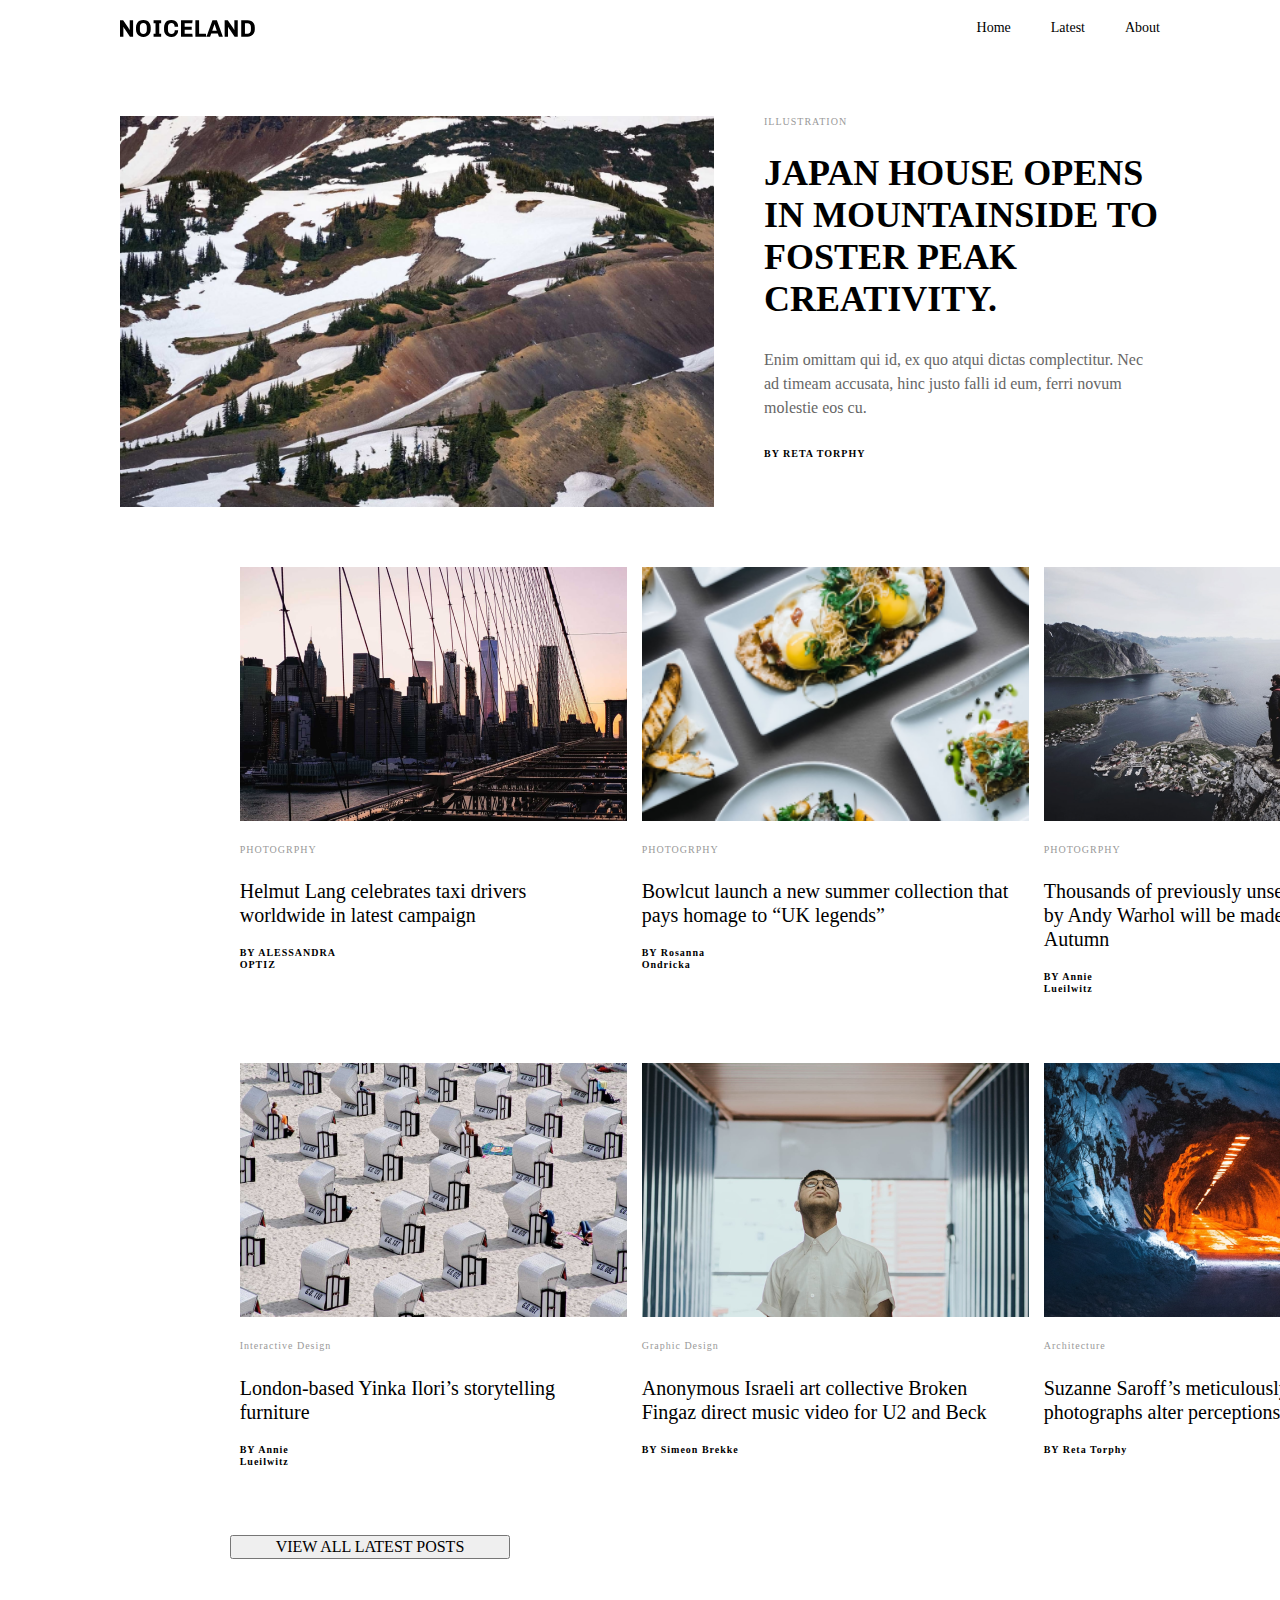
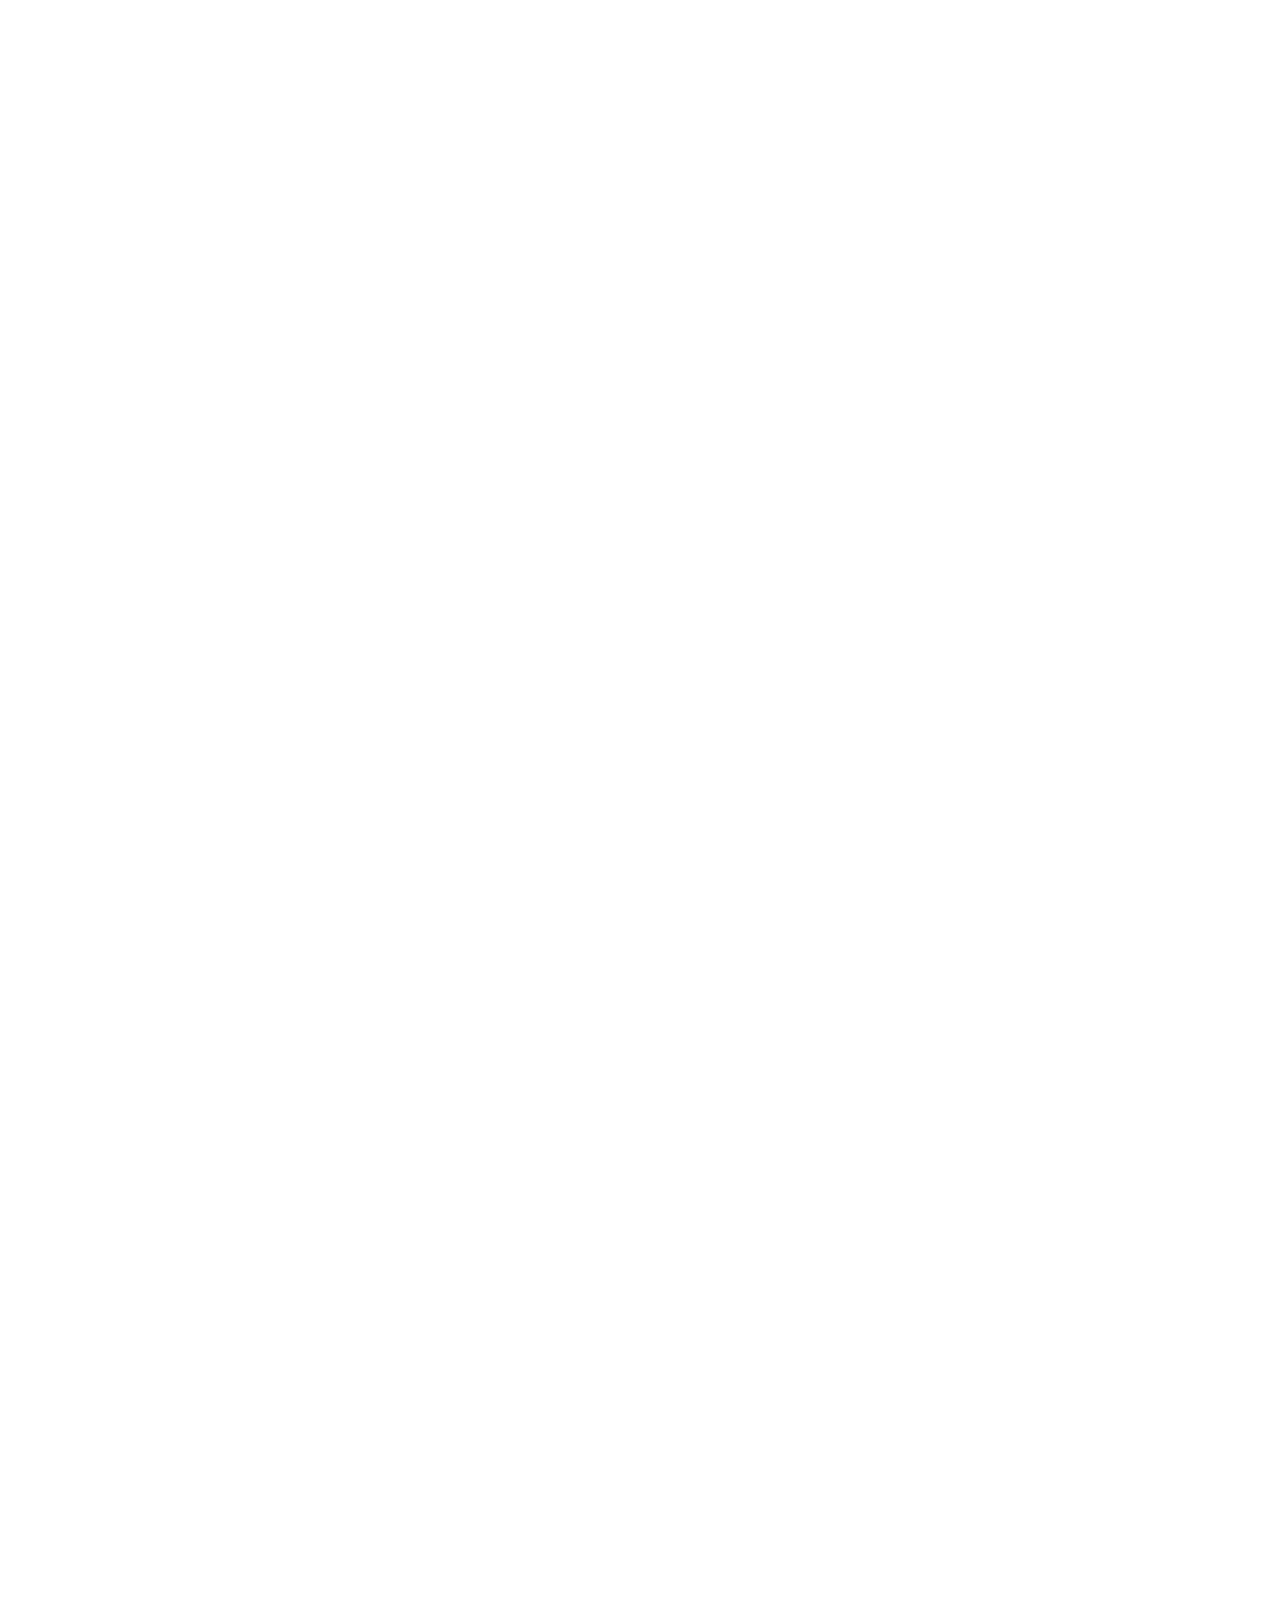
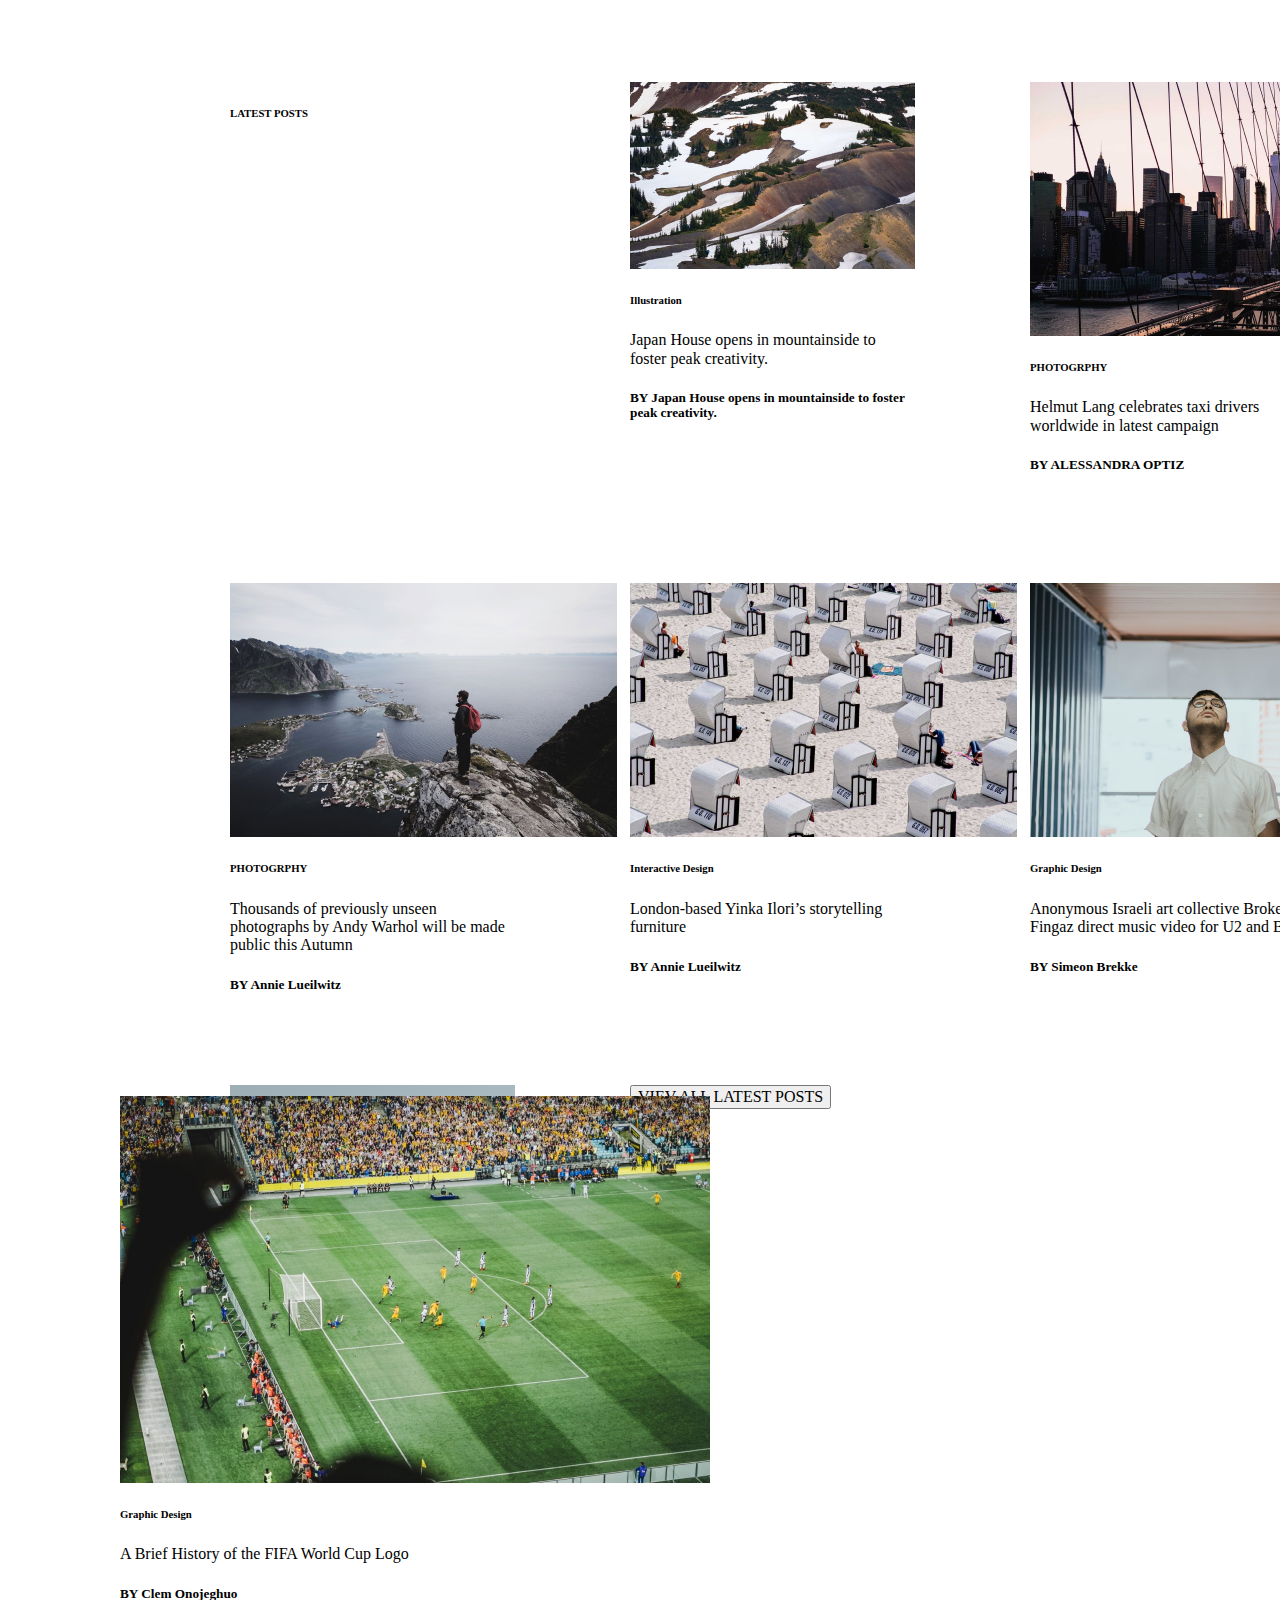
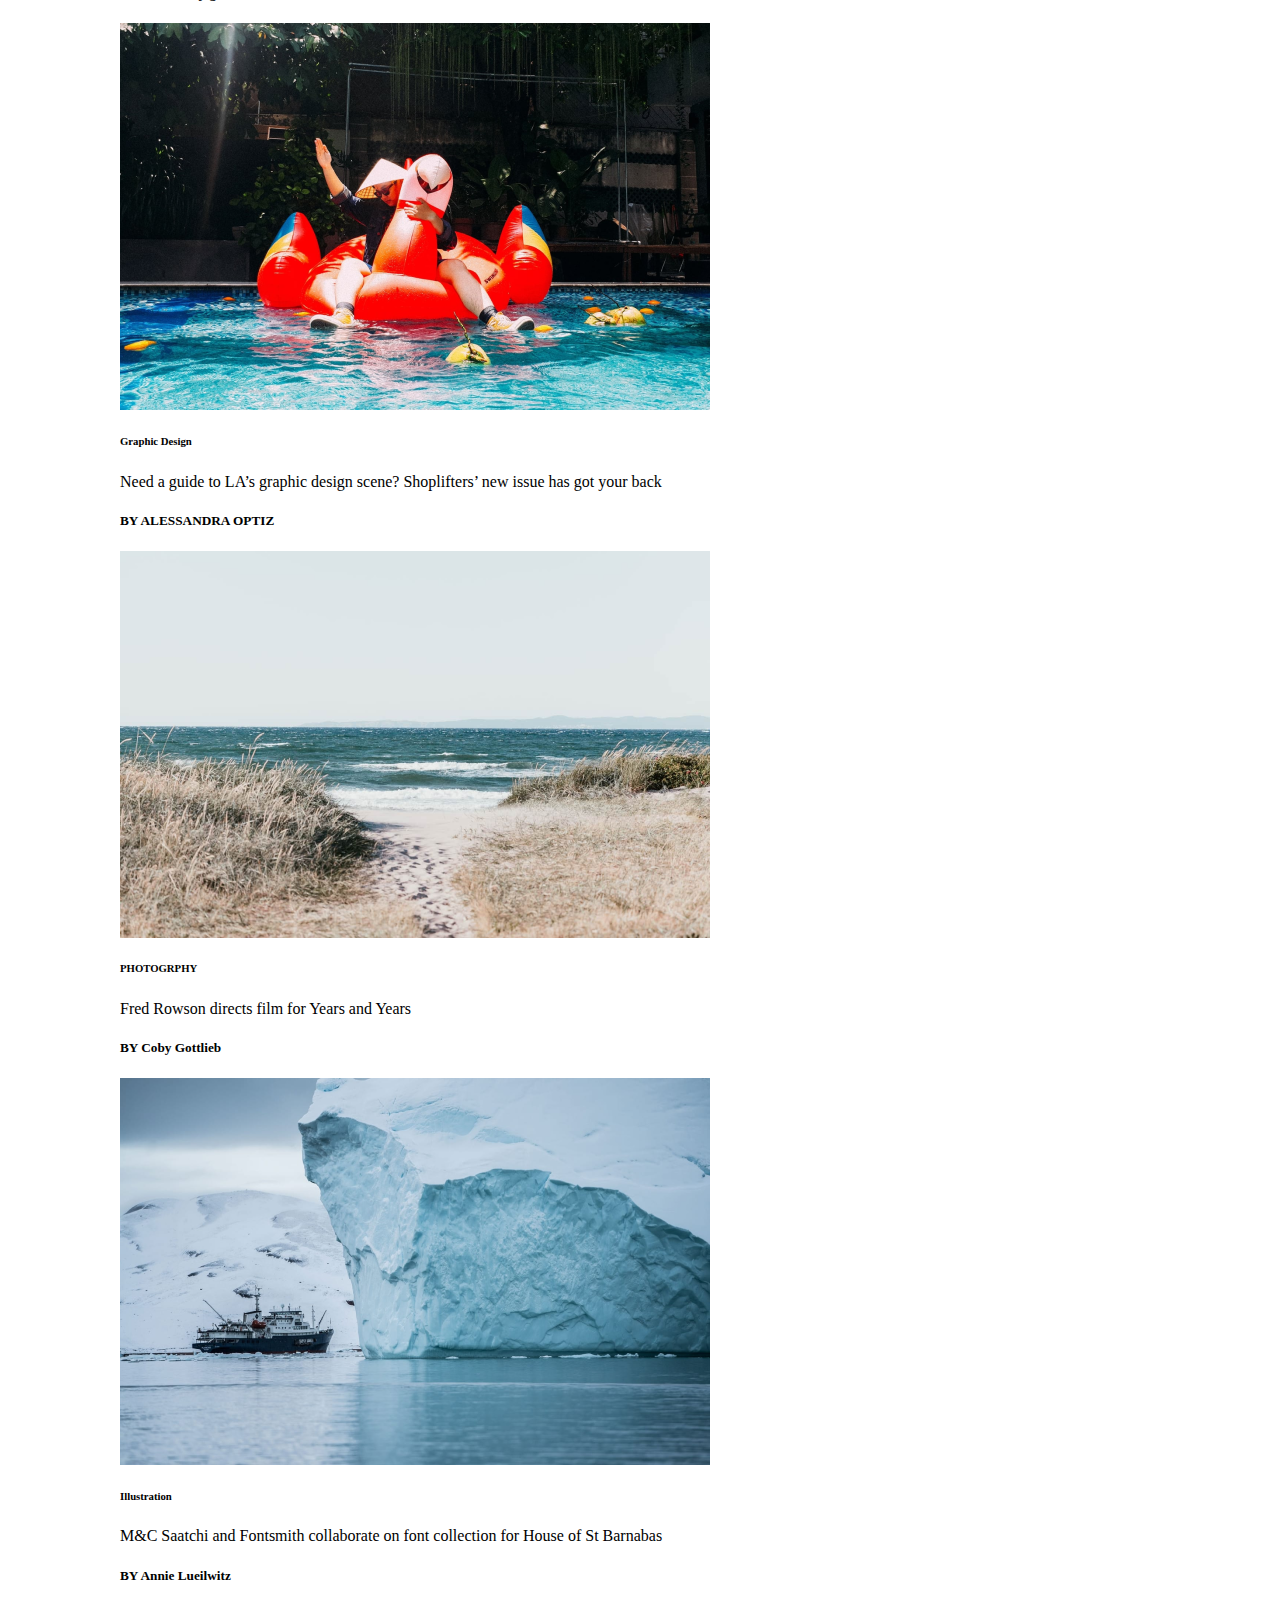
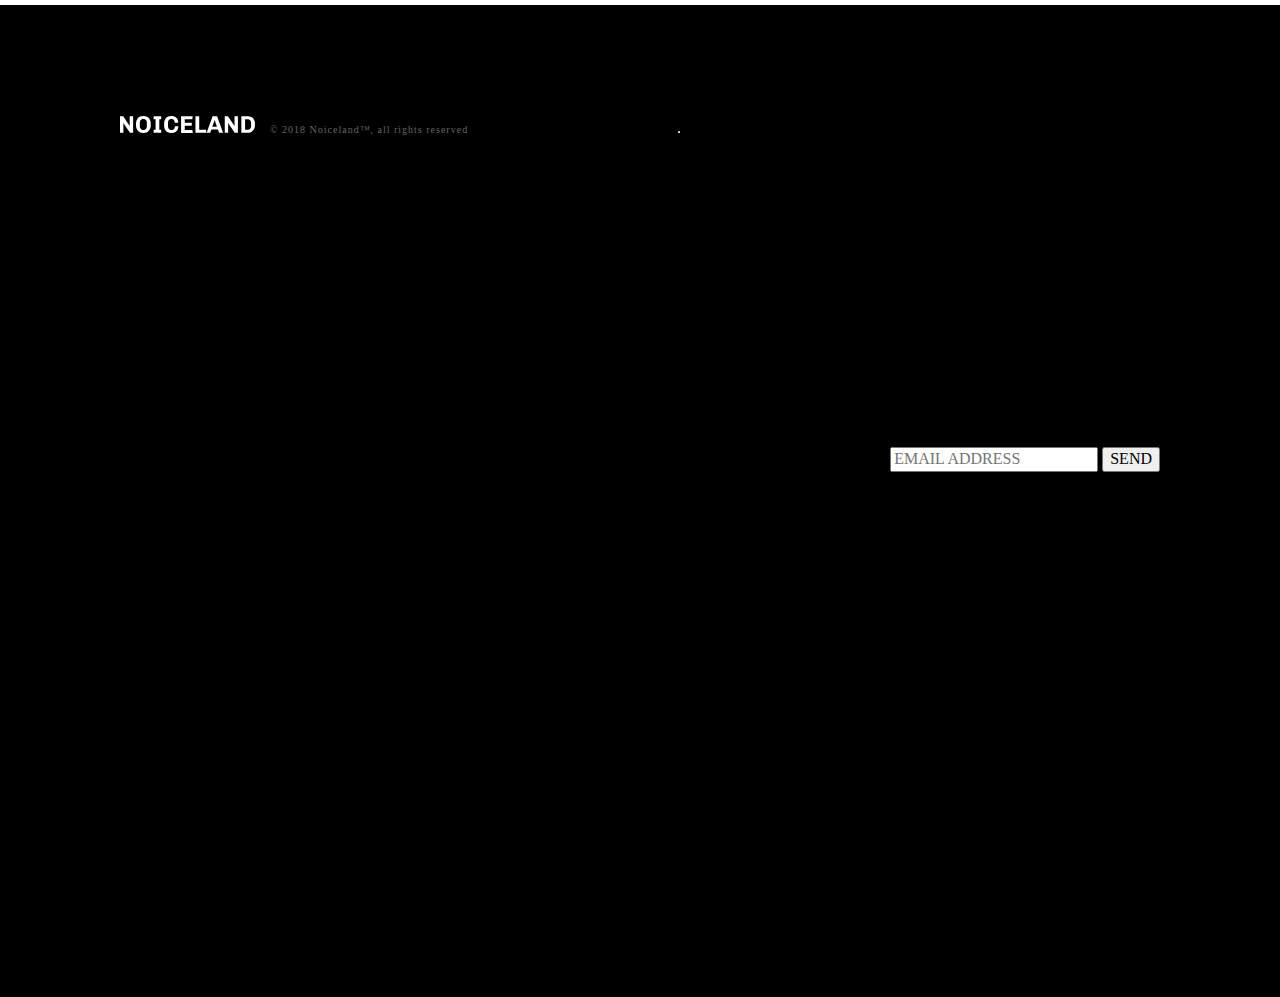
<file: src/index.html>
<html lang="ru">
  <head>
    <meta charset="UTF-8"/>
    <meta name="viewport" content="width=device-width, initial-scale=1.0"/>
    <title>Project</title>
    <link rel="stylesheet" href="./styles/style.css"/>
    <link rel="stylesheet" href="./styles/normolize.css"/>
  </head>
  <body> 
    <header> 
      <div class="header">
        <div class="container"> 
          <div class="header-wrapper"> 
            <div class="header__logo">
               <svg xmlns="http://www.w3.org/2000/svg" width="135" height="17" viewBox="0 0 135 17" fill="none">
<mask id="mask0_1_10" style="mask-type:alpha" maskUnits="userSpaceOnUse" x="0" y="-7" width="136" height="30">
<path d="M136 -7H0V23H136V-7Z" fill="white"/>
</mask>
<g mask="url(#mask0_1_10)">
<path fill-rule="evenodd" clip-rule="evenodd" d="M4.8 9.12C4.624 8.864 4.384 8.484 4.08 7.98C3.776 7.476 3.576 7.144 3.48 6.984L3.384 7.056V16.704H0V0.24H3.144L8.328 7.872L9.048 9C9.304 9.448 9.504 9.776 9.648 9.984L9.72 9.912V0.24H13.104V16.704H9.96L4.8 9.12ZM30.696 9.648C30.696 11.152 30.368 12.456 29.712 13.56C29.056 14.664 28.172 15.504 27.06 16.08C25.948 16.656 24.712 16.944 23.352 16.944C21.992 16.944 20.756 16.656 19.644 16.08C18.532 15.504 17.648 14.664 16.992 13.56C16.336 12.456 16.008 11.152 16.008 9.648V7.296C16.008 5.79199 16.336 4.48801 16.992 3.384C17.648 2.27999 18.532 1.44 19.644 0.864C20.756 0.287997 21.992 0 23.352 0C24.712 0 25.948 0.287997 27.06 0.864C28.172 1.44 29.056 2.27999 29.712 3.384C30.368 4.48801 30.696 5.79199 30.696 7.296V9.648ZM26.808 6.768C26.808 5.55199 26.488 4.612 25.848 3.948C25.208 3.284 24.376 2.952 23.352 2.952C22.328 2.952 21.496 3.284 20.856 3.948C20.216 4.612 19.896 5.55199 19.896 6.768V10.176C19.896 11.392 20.216 12.332 20.856 12.996C21.496 13.66 22.328 13.992 23.352 13.992C24.376 13.992 25.208 13.66 25.848 12.996C26.488 12.332 26.808 11.392 26.808 10.176V6.768ZM33.576 0.24H41.16V3.192H39.24V13.752H41.16V16.704H33.576V13.752H35.52V3.192H33.576V0.24ZM47.952 10.176C47.952 11.392 48.28 12.332 48.936 12.996C49.592 13.66 50.424 13.992 51.432 13.992C52.568 13.992 53.408 13.684 53.952 13.068C54.496 12.452 54.768 11.504 54.768 10.224H58.152C58.152 11.632 57.868 12.844 57.3 13.86C56.732 14.876 55.952 15.644 54.96 16.164C53.968 16.684 52.848 16.944 51.6 16.944H51.264C49.888 16.944 48.656 16.664 47.568 16.104C46.48 15.544 45.624 14.716 45 13.62C44.376 12.524 44.064 11.2 44.064 9.648V7.296C44.064 5.79199 44.376 4.48801 45 3.384C45.624 2.27999 46.476 1.44 47.556 0.864C48.636 0.287997 49.84 0 51.168 0H51.504C52.784 0 53.924 0.251998 54.924 0.756C55.924 1.26 56.712 2.02 57.288 3.036C57.864 4.05201 58.152 5.29599 58.152 6.768H54.624C54.624 5.51999 54.348 4.572 53.796 3.924C53.244 3.276 52.448 2.952 51.408 2.952C50.4 2.952 49.572 3.284 48.924 3.948C48.276 4.612 47.952 5.55199 47.952 6.768V10.176ZM61.032 16.704V0.24H72.624L72.216 3.192H64.68V6.792H71.712V9.744H64.68V13.752H72.288L72.696 16.704H61.032ZM75.384 16.704V0.24H79.104V13.632H85.872L86.28 16.704H75.384ZM97.776 13.464H91.224L90.072 16.704H86.496L92.472 0.24H96.888L102.864 16.704H98.976L97.776 13.464ZM92.232 10.656H96.792C96.184 8.84799 95.448 6.69601 94.584 4.2H94.464L92.232 10.656ZM109.44 9.12C109.264 8.864 109.024 8.484 108.72 7.98C108.416 7.476 108.216 7.144 108.12 6.984L108.024 7.056V16.704H104.64V0.24H107.784L112.968 7.872L113.688 9C113.944 9.448 114.144 9.776 114.288 9.984L114.36 9.912V0.24H117.744V16.704H114.6L109.44 9.12ZM127.464 0.24C128.824 0.24 130.06 0.527997 131.172 1.104C132.284 1.68 133.168 2.51999 133.824 3.624C134.48 4.728 134.808 6.03199 134.808 7.536V9.408C134.808 10.912 134.48 12.216 133.824 13.32C133.168 14.424 132.284 15.264 131.172 15.84C130.06 16.416 128.824 16.704 127.464 16.704H121.224V0.24H127.464ZM124.944 13.752H127.464C128.488 13.752 129.32 13.42 129.96 12.756C130.6 12.092 130.92 11.152 130.92 9.936V7.008C130.92 5.79199 130.6 4.852 129.96 4.188C129.32 3.524 128.488 3.192 127.464 3.192H124.944V13.752Z" fill="black"/>
</g>
</svg>
            </div>
            <div class="header__nav"> 
              <ul> 
                <li class="header__nav-item"> <a href="#">Home</a></li>
                <li class="header__nav-item"> <a href="#">Latest</a></li>
                <li class="header__nav-item"> <a href="#">About</a></li>
              </ul>
            </div>
          </div>
        </div>
      </div>
    </header>
    <main> 
      <div class="container">
        <section class="main-banner">
          <div class="main-banner__img-container"> <img src="./assets/IMAGE.png"/></div>
          <div class="main-banner__content"> <span class="main-banner__content-text">Illustration</span>
            <h1 class="main-banner__content-title"> Japan House opens in mountainside to foster peak creativity.</h1>
            <div class="main-banner__content-desc">Enim omittam qui id, ex quo atqui dictas complectitur. Nec ad timeam accusata, hinc justo falli id eum, ferri novum molestie eos cu.</div>
            <button class="main-banner__content-btn"> By Reta Torphy</button>
          </div>
        </section>
        <div class="items"> 
          <div class="item"> <img src="image/City.png" alt=""/>
            <h6>PHOTOGRPHY </h6>
            <p>Helmut Lang celebrates taxi drivers worldwide in latest campaign</p>
            <h5>BY ALESSANDRA OPTIZ</h5>
          </div>
          <div class="item"> <img src="image/Eda.png" alt=""/>
            <h6>PHOTOGRPHY </h6>
            <p>Bowlcut launch a new summer collection that pays homage to “UK legends”</p>
            <h5>BY Rosanna Ondricka</h5>
          </div>
          <div class="item"> <img src="image/myjik_i_gori.png" alt=""/>
            <h6>PHOTOGRPHY </h6>
            <p>Thousands of previously unseen photographs by Andy Warhol will be made public this Autumn</p>
            <h5>BY Annie Lueilwitz</h5>
          </div>
          <div class="item"> <img src="image/plaj.png" alt=""/>
            <h6>Interactive Design </h6>
            <p>London-based Yinka Ilori’s storytelling furniture</p>
            <h5>BY Annie Lueilwitz</h5>
          </div>
          <div class="item"> <img src="image/o4karik.png" alt=""/>
            <h6>Graphic Design</h6>
            <p>Anonymous Israeli art collective Broken Fingaz direct music video for U2 and Beck</p>
            <h5>BY Simeon Brekke</h5>
          </div>
          <div class="item"> <img src="image/tonnel.png" alt=""/>
            <h6>Architecture </h6>
            <p>Suzanne Saroff’s meticulously arranged photographs alter perceptions</p>
            <h5>BY Reta Torphy</h5>
          </div>
          <button>VIEW ALL LATEST POSTS</button>
        </div>
        <div class="items2">
          <h6>LATEST POSTS</h6>
          <div class="item2"><img src="image/gori.png" alt=""/>
            <h6>Illustration </h6>
            <p>Japan House opens in mountainside to foster peak creativity.</p>
            <h5>BY Japan House opens in mountainside to foster peak creativity.</h5>
          </div>
          <div class="item2"><img src="image/City.png" alt=""/>
            <h6>PHOTOGRPHY </h6>
            <p>Helmut Lang celebrates taxi drivers worldwide in latest campaign</p>
            <h5>BY ALESSANDRA OPTIZ</h5>
          </div>
          <div class="item2"> <img src="image/Eda.png" alt=""/>
            <h6>PHOTOGRPHY </h6>
            <p>Bowlcut launch a new summer collection that pays homage to “UK legends”</p>
            <h5>BY Rosanna Ondricka</h5>
          </div>
          <div class="item2"> <img src="image/myjik_i_gori.png" alt=""/>
            <h6>PHOTOGRPHY </h6>
            <p>Thousands of previously unseen photographs by Andy Warhol will be made public this Autumn</p>
            <h5>BY Annie Lueilwitz</h5>
          </div>
          <div class="item2"> <img src="image/plaj.png" alt=""/>
            <h6>Interactive Design </h6>
            <p>London-based Yinka Ilori’s storytelling furniture</p>
            <h5>BY Annie Lueilwitz</h5>
          </div>
          <div class="item2"> <img src="image/o4karik.png" alt=""/>
            <h6>Graphic Design</h6>
            <p>Anonymous Israeli art collective Broken Fingaz direct music video for U2 and Beck</p>
            <h5>BY Simeon Brekke</h5>
          </div>
          <div class="item2"> <img src="image/tonnel.png" alt=""/>
            <h6>Architecture </h6>
            <p>Suzanne Saroff’s meticulously arranged photographs alter perceptions</p>
            <h5>BY Reta Torphy</h5>
          </div>
          <div class="item2"><img src="image/domik.png" alt=""/>
            <h6>Graphic Design </h6>
            <p>Anu Ambasna’s playful illustrations celebrate club culture, brown bodies and perfect paunches</p>
            <h5>BY Leo Bartell</h5>
          </div>
          <div class="button"> 
            <button>VIEV ALL LATEST POSTS</button>
          </div>
        </div>
        <div class="items3"> 
          <div class="item3"> <img src="image/klouni.png" alt=""/>
            <h6>Graphic Design</h6>
            <p>A Brief History of the FIFA World Cup Logo</p>
            <h5>BY Clem Onojeghuo</h5>
          </div>
          <div class="item3"><img src="image/Myjik.png" alt=""/>
            <h6>Graphic Design</h6>
            <p>Need a guide to LA’s graphic design scene? Shoplifters’ new issue has got your back</p>
            <h5>BY ALESSANDRA OPTIZ</h5>
          </div>
          <div class="item3"><img src="image/plaj2.png" alt=""/>
            <h6>PHOTOGRPHY </h6>
            <p>Fred Rowson directs film for Years and Years</p>
            <h5>BY Coby Gottlieb</h5>
          </div>
          <div class="item3"><img src="image/aisberg.png" alt=""/>
            <h6>Illustration </h6>
            <p>M&C Saatchi and Fontsmith collaborate on font collection for House of St Barnabas</p>
            <h5>BY Annie Lueilwitz</h5>
          </div>
        </div>
      </div>
    </main>
    <footer> 
      <div class="footer"> 
        <div class="container"> 
          <div class="footer-wrapper"> 
            <div class="footer__logo"><svg xmlns="http://www.w3.org/2000/svg" width="135" height="17" viewBox="0 0 135 17" fill="none">
<g clip-path="url(#clip0_1_189)">
<path d="M4.80677 9.15228C4.63319 8.89805 4.39285 8.52339 4.08575 8.02831L3.4849 7.02477L3.38476 7.09502V16.7591H0V0.240827H3.14443L8.34174 7.89785L9.01268 9.03185C9.26638 9.4801 9.46666 9.81462 9.61353 10.0354L9.68363 9.96515V0.240827H13.1185V16.7591H10.0141L4.80677 9.15228ZM30.7433 9.68415C30.7725 11.0591 30.4262 12.4159 29.7419 13.608C29.1157 14.6871 28.195 15.5644 27.0881 16.1369C25.9325 16.7079 24.6613 17.0048 23.3729 17.0048C22.0845 17.0048 20.8133 16.7079 19.6577 16.1369C18.5582 15.5614 17.6447 14.6843 17.024 13.608C16.3396 12.4159 15.9933 11.0591 16.0226 9.68415V7.32583C15.9933 5.95088 16.3396 4.59406 17.024 3.40198C17.6459 2.32063 18.5631 1.43977 19.6677 0.863023C20.8233 0.292073 22.0945 -0.00488281 23.3829 -0.00488281C24.6713 -0.00488281 25.9425 0.292073 27.0981 0.863023C28.205 1.43551 29.1257 2.3129 29.7519 3.39195C30.4362 4.58402 30.7825 5.94084 30.7533 7.3158V9.68415H30.7433ZM26.8478 6.79395C26.875 6.2794 26.8005 5.76454 26.6287 5.27889C26.4568 4.79325 26.191 4.3464 25.8464 3.96397C25.5225 3.63024 25.1323 3.36844 24.701 3.19556C24.2698 3.02268 23.807 2.94257 23.3429 2.96043C22.8787 2.94257 22.416 3.02268 21.9847 3.19556C21.5534 3.36844 21.1632 3.63024 20.8393 3.96397C20.4947 4.3464 20.2289 4.79325 20.057 5.27889C19.8852 5.76454 19.8107 6.2794 19.8379 6.79395V10.216C19.8107 10.7306 19.8852 11.2455 20.057 11.7311C20.2289 12.2167 20.4947 12.6636 20.8393 13.046C21.1632 13.3797 21.5534 13.6415 21.9847 13.8144C22.416 13.9873 22.8787 14.0674 23.3429 14.0496C23.807 14.0674 24.2698 13.9873 24.701 13.8144C25.1323 13.6415 25.5225 13.3797 25.8464 13.046C26.191 12.6636 26.4568 12.2167 26.6287 11.7311C26.8005 11.2455 26.875 10.7306 26.8478 10.216V6.79395ZM33.6273 0.240827H41.218V3.25145H39.2953V13.7987H41.218V16.8093H33.6273V13.7987H35.5701V3.20128H33.6273V0.190649V0.240827ZM48.0676 10.216C48.0371 10.7309 48.11 11.2467 48.282 11.7328C48.454 12.2189 48.7217 12.6655 49.0691 13.046C49.3948 13.3772 49.7853 13.6374 50.2161 13.8101C50.647 13.9828 51.1088 14.0643 51.5726 14.0496C52.0324 14.0843 52.4942 14.0188 52.9264 13.8577C53.3585 13.6966 53.7507 13.4437 54.0761 13.1163C54.6846 12.2969 54.9763 11.2845 54.8973 10.2662H58.282C58.3176 11.537 58.0244 12.7955 57.4308 13.9191C56.891 14.9019 56.0719 15.7018 55.0775 16.2172C54.0368 16.7502 52.8814 17.019 51.7128 17H51.3322C50.0476 17.0208 48.7768 16.7317 47.627 16.157C46.5457 15.5997 45.6536 14.7336 45.0634 13.6682C44.4023 12.4366 44.0775 11.0518 44.1221 9.65405V7.32583C44.0874 5.95463 44.412 4.59827 45.0634 3.39195C45.655 2.31752 46.5457 1.43882 47.627 0.863023C48.7416 0.278416 49.9842 -0.0182263 51.2421 -2.34679e-05H51.5726C52.7583 -0.0203084 53.9319 0.241052 54.9974 0.762668C55.9953 1.2569 56.8221 2.04003 57.3707 3.0106C57.9778 4.16204 58.2747 5.45225 58.232 6.75381H54.697C54.7668 5.73498 54.4722 4.72454 53.8658 3.90375C53.5671 3.56789 53.197 3.3034 52.7828 3.12973C52.3686 2.95606 51.9209 2.87763 51.4724 2.90021C51.0117 2.8858 50.553 2.96758 50.1254 3.14034C49.6979 3.3131 49.3109 3.57308 48.9889 3.90375C48.643 4.28525 48.3762 4.73197 48.2043 5.21784C48.0324 5.70372 47.9587 6.21903 47.9875 6.73374V10.1558L48.0676 10.216ZM61.086 16.7591V0.240827H72.7224L72.3118 3.25145H64.7712V6.8642H71.781V9.87483H64.7712V13.889H72.3919L72.8025 16.8996H61.086V16.7591ZM75.4562 16.7591V0.240827H79.2115V13.6783H85.991L86.4016 16.7591H75.4862H75.4562ZM97.8778 13.5076H91.3486L90.1969 16.7591H86.6219L92.6304 0.240827H97.0566L103.065 16.7591H99.1395L97.8778 13.5076ZM92.3299 10.6877H96.8964C96.3089 8.87463 95.5812 6.71702 94.7133 4.21485H94.5931L92.3299 10.6877ZM109.564 9.14224C109.391 8.88801 109.15 8.50667 108.843 7.99821L108.242 6.99466L108.142 7.06491V16.7591H104.757V0.240827H107.902L113.159 7.89785L113.85 9.03185C114.104 9.4801 114.304 9.81462 114.451 10.0354L114.521 9.96515V0.240827H117.906V16.7591H114.762L109.564 9.14224ZM127.59 0.230791C128.88 0.212176 130.155 0.508378 131.305 1.09384C132.412 1.66633 133.332 2.54371 133.959 3.62276C134.643 4.81484 134.989 6.17165 134.96 7.54661V9.44331C134.989 10.8183 134.643 12.1751 133.959 13.3672C133.332 14.4462 132.412 15.3236 131.305 15.8961C130.155 16.4815 128.88 16.7777 127.59 16.7591H121.341V0.240827H127.59V0.230791ZM125.066 13.7886H127.59C128.054 13.8065 128.516 13.7264 128.948 13.5535C129.379 13.3806 129.769 13.1188 130.093 12.7851C130.438 12.4027 130.704 11.9558 130.875 11.4702C131.047 10.9845 131.122 10.4697 131.095 9.95511V7.02477C131.122 6.51022 131.047 5.99535 130.875 5.50971C130.704 5.02407 130.438 4.57721 130.093 4.19478C129.769 3.86105 129.379 3.59926 128.948 3.42638C128.516 3.25349 128.054 3.17338 127.59 3.19124H125.066V13.7987V13.7886Z" fill="white"/>
</g>
<defs>
<clipPath id="clip0_1_189">
<rect width="135" height="17" fill="white"/>
</clipPath>
</defs>
</svg>
            </div>
            <div class="footer__text">
               © 2018 Noiceland™, all rights reserved</div>
            <hr/>
            <div class="footer__info"> 
              <div class="footer__info-item">
                <h6>CATEGORIES</h6>
                <p>Animation</p>
                <p>Graphic Design</p>
                <p>Illustraion</p>
                <p>Interactive Desing</p>
                <p>Miscellaneous </p>
                <p>Photograohy</p>
                <p>Product Design</p>
              </div>
              <div class="footer__info-bar"> 
                <h6>SUBSCRIBE TO NEWSLETTER</h6>
                <input type="text" placeholder="EMAIL ADDRESS"/>
                <button>SEND</button>
              </div>
              <div class="footer__info-item">
                <h6>INFORMATION</h6>
                <p>about</p>
                <p>contact</p>
                <p>terms</p>
              </div>
              <div class="footer__info-item">
                <h6>FOLLOW US</h6>
                <p>instagram</p>
                <p>facebook</p>
                <p>twitter </p>
              </div>
              <div class="footer__info-item">
                <h6>TEMPLATE</h6>
                <p>Image License Info</p>
                <p>Powered by Webflow</p>
              </div>
            </div>
          </div>
        </div>
      </div>
    </footer>
  </body>
</html>
</file>
<file: src/styles/style.css>
body{
    color: #000;
    font-family: Tenor Sans;
}
.container {
    max-width: 1440px;
    padding: 0 120px;
    margin: 0 auto;
}
/* header */
.header-wrapper{
    display: flex;
    align-items: center;
    justify-content: space-between;
}
.header__nav ul{
    display: flex;
}
.header__nav-item {
    list-style-type:none;
}
.header__nav-item a{
    text-decoration:none;
    color: #000;
    font-size: 14px;
    line-height: 24px;
}
.header__nav-item:not(:last-child){
    margin-right: 40px;
}
/* footer */
.footer{
    background: #000;
    padding: 93px 0 95px;
}
.footer-wrapper{
    display: flex;
    align-items: baseline;
}
.footer__text{
    color: #666;
    font-size: 10px;
    line-height: 12px;
    letter-spacing: 1px;
    margin-left: 15px;
}

/* main */
main{
    min-height: 85vh;
}
section.main-banner{
    padding-top: 60px;
    display: grid;
    grid-template-columns: 1.5fr 1fr;
    gap: 50px;
}
.main-banner__img-container{
    max-width: 721px;
    max-height: 474px;
}
.main-banner__img-container img{
    max-width: 100%;
    max-height: 100%;
}
span.main-banner__content-text{
    color: #999;
    font-size: 10px;
    line-height: 12px;
    letter-spacing: 1px;
    text-transform: uppercase;
    margin-bottom: 18px;
}
.main-banner__content-title  {
    font-family: Tenor Sans;
    font-size: 36px;
    line-height: 42px; 
    text-transform: uppercase;
    margin-bottom: 28px;
}
.main-banner__content-desc {
    color: #666;
    font-family: Source Serif Pro;
    font-size: 16px;
    line-height: 24px;
    margin-top: 5px;
    margin-bottom: 28px;
}
.main-banner__content-btn{
    font-family: Libre Franklin;
    font-size: 10px;
    font-weight: 700;
    line-height: 12px; 
    letter-spacing: 1px;
    text-transform: uppercase;
    background: inherit;
    border: none;
    padding: 0;
}

.items {
display: grid;
grid-template-columns: repeat(3, 280px);
grid-template-rows: repeat(2, 400px);
gap: 10%;
width: 1220px;
height: 963px;
padding-top: 35.5px;
padding-left: 110px;
padding-right: 110px;
}

.item {
width: 406.66px;
height: 481.73px;
top: 481.23px;
left: 813.31px;
}

.item img {
width: 387px;
height: 254px;
padding-top: 24.77px;
padding-left: 9.69px
}

.item h6 {
width: 93px;
padding-left: 9.69px;
font-family: Libre Franklin;
font-size: 10px;
font-weight: 400;
line-height: 12px;
letter-spacing: 1px;
text-align: left;
color: #999;
}

.item p {
width: 377px;
padding-left: 9.69px;
font-family: Tenor Sans;
font-size: 20px;
font-weight: 400;
line-height: 24px;
letter-spacing: 0em;
text-align: left;
color: black;
}

.item h5 {
width: 101px;
padding-left: 9.69px;
font-family: Libre Franklin;
font-size: 10px;
font-weight: 700;
line-height: 12px;
letter-spacing: 1px;
text-align: left;
color: black;
}

.items2 {
display: grid;
grid-template-columns: repeat(4, 280px);
grid-template-rows: repeat(2, 400px);
gap: 10%;
width: 1200px;
height: 1014.06px;
padding-left: 110px;
padding-right: 110px;
padding-top: 1776.97px;
}
</file>
<file: src/styles/normolize.css>
/*! normalize.css v8.0.1 | MIT License | github.com/necolas/normalize.css */

/* Document
   ========================================================================== */

/**
 * 1. Correct the line height in all browsers.
 * 2. Prevent adjustments of font size after orientation changes in iOS.
 */

 html {
    line-height: 1.15; /* 1 */
    -webkit-text-size-adjust: 100%; /* 2 */
  }
  
  /* Sections
     ========================================================================== */
  
  /**
   * Remove the margin in all browsers.
   */
  
  body {
    margin: 0;
  }
  
  /**
   * Render the `main` element consistently in IE.
   */
  
  main {
    display: block;
  }
  
  /**
   * Correct the font size and margin on `h1` elements within `section` and
   * `article` contexts in Chrome, Firefox, and Safari.
   */
  
  h1 {
    font-size: 2em;
    margin: 0.67em 0;
  }
  
  /* Grouping content
     ========================================================================== */
  
  /**
   * 1. Add the correct box sizing in Firefox.
   * 2. Show the overflow in Edge and IE.
   */
  
  hr {
    box-sizing: content-box; /* 1 */
    height: 0; /* 1 */
    overflow: visible; /* 2 */
  }
  
  /**
   * 1. Correct the inheritance and scaling of font size in all browsers.
   * 2. Correct the odd `em` font sizing in all browsers.
   */
  
  pre {
    font-family: monospace, monospace; /* 1 */
    font-size: 1em; /* 2 */
  }
  
  /* Text-level semantics
     ========================================================================== */
  
  /**
   * Remove the gray background on active links in IE 10.
   */
  
  a {
    background-color: transparent;
  }
  
  /**
   * 1. Remove the bottom border in Chrome 57-
   * 2. Add the correct text decoration in Chrome, Edge, IE, Opera, and Safari.
   */
  
  abbr[title] {
    border-bottom: none; /* 1 */
    text-decoration: underline; /* 2 */
    text-decoration: underline dotted; /* 2 */
  }
  
  /**
   * Add the correct font weight in Chrome, Edge, and Safari.
   */
  
  b,
  strong {
    font-weight: bolder;
  }
  
  /**
   * 1. Correct the inheritance and scaling of font size in all browsers.
   * 2. Correct the odd `em` font sizing in all browsers.
   */
  
  code,
  kbd,
  samp {
    font-family: monospace, monospace; /* 1 */
    font-size: 1em; /* 2 */
  }
  
  /**
   * Add the correct font size in all browsers.
   */
  
  small {
    font-size: 80%;
  }
  
  /**
   * Prevent `sub` and `sup` elements from affecting the line height in
   * all browsers.
   */
  
  sub,
  sup {
    font-size: 75%;
    line-height: 0;
    position: relative;
    vertical-align: baseline;
  }
  
  sub {
    bottom: -0.25em;
  }
  
  sup {
    top: -0.5em;
  }
  
  /* Embedded content
     ========================================================================== */
  
  /**
   * Remove the border on images inside links in IE 10.
   */
  
  img {
    border-style: none;
  }
  
  /* Forms
     ========================================================================== */
  
  /**
   * 1. Change the font styles in all browsers.
   * 2. Remove the margin in Firefox and Safari.
   */
  
  button,
  input,
  optgroup,
  select,
  textarea {
    font-family: inherit; /* 1 */
    font-size: 100%; /* 1 */
    line-height: 1.15; /* 1 */
    margin: 0; /* 2 */
  }
  
  /**
   * Show the overflow in IE.
   * 1. Show the overflow in Edge.
   */
  
  button,
  input { /* 1 */
    overflow: visible;
  }
  
  /**
   * Remove the inheritance of text transform in Edge, Firefox, and IE.
   * 1. Remove the inheritance of text transform in Firefox.
   */
  
  button,
  select { /* 1 */
    text-transform: none;
  }
  
  /**
   * Correct the inability to style clickable types in iOS and Safari.
   */
  
  button,
  [type="button"],
  [type="reset"],
  [type="submit"] {
    -webkit-appearance: button;
  }
  
  /**
   * Remove the inner border and padding in Firefox.
   */
  
  button::-moz-focus-inner,
  [type="button"]::-moz-focus-inner,
  [type="reset"]::-moz-focus-inner,
  [type="submit"]::-moz-focus-inner {
    border-style: none;
    padding: 0;
  }
  
  /**
   * Restore the focus styles unset by the previous rule.
   */
  
  button:-moz-focusring,
  [type="button"]:-moz-focusring,
  [type="reset"]:-moz-focusring,
  [type="submit"]:-moz-focusring {
    outline: 1px dotted ButtonText;
  }
  
  /**
   * Correct the padding in Firefox.
   */
  
  fieldset {
    padding: 0.35em 0.75em 0.625em;
  }
  
  /**
   * 1. Correct the text wrapping in Edge and IE.
   * 2. Correct the color inheritance from `fieldset` elements in IE.
   * 3. Remove the padding so developers are not caught out when they zero out
   *    `fieldset` elements in all browsers.
   */
  
  legend {
    box-sizing: border-box; /* 1 */
    color: inherit; /* 2 */
    display: table; /* 1 */
    max-width: 100%; /* 1 */
    padding: 0; /* 3 */
    white-space: normal; /* 1 */
  }
  
  /**
   * Add the correct vertical alignment in Chrome, Firefox, and Opera.
   */
  
  progress {
    vertical-align: baseline;
  }
  
  /**
   * Remove the default vertical scrollbar in IE 10+.
   */
  
  textarea {
    overflow: auto;
  }
  
  /**
   * 1. Add the correct box sizing in IE 10.
   * 2. Remove the padding in IE 10.
   */
  
  [type="checkbox"],
  [type="radio"] {
    box-sizing: border-box; /* 1 */
    padding: 0; /* 2 */
  }
  
  /**
   * Correct the cursor style of increment and decrement buttons in Chrome.
   */
  
  [type="number"]::-webkit-inner-spin-button,
  [type="number"]::-webkit-outer-spin-button {
    height: auto;
  }
  
  /**
   * 1. Correct the odd appearance in Chrome and Safari.
   * 2. Correct the outline style in Safari.
   */
  
  [type="search"] {
    -webkit-appearance: textfield; /* 1 */
    outline-offset: -2px; /* 2 */
  }
  
  /**
   * Remove the inner padding in Chrome and Safari on macOS.
   */
  
  [type="search"]::-webkit-search-decoration {
    -webkit-appearance: none;
  }
  
  /**
   * 1. Correct the inability to style clickable types in iOS and Safari.
   * 2. Change font properties to `inherit` in Safari.
   */
  
  ::-webkit-file-upload-button {
    -webkit-appearance: button; /* 1 */
    font: inherit; /* 2 */
  }
  
  /* Interactive
     ========================================================================== */
  
  /*
   * Add the correct display in Edge, IE 10+, and Firefox.
   */
  
  details {
    display: block;
  }
  
  /*
   * Add the correct display in all browsers.
   */
  
  summary {
    display: list-item;
  }
  
  /* Misc
     ========================================================================== */
  
  /**
   * Add the correct display in IE 10+.
   */
  
  template {
    display: none;
  }
  
  /**
   * Add the correct display in IE 10.
   */
  
  [hidden] {
    display: none;
  }
</file>
